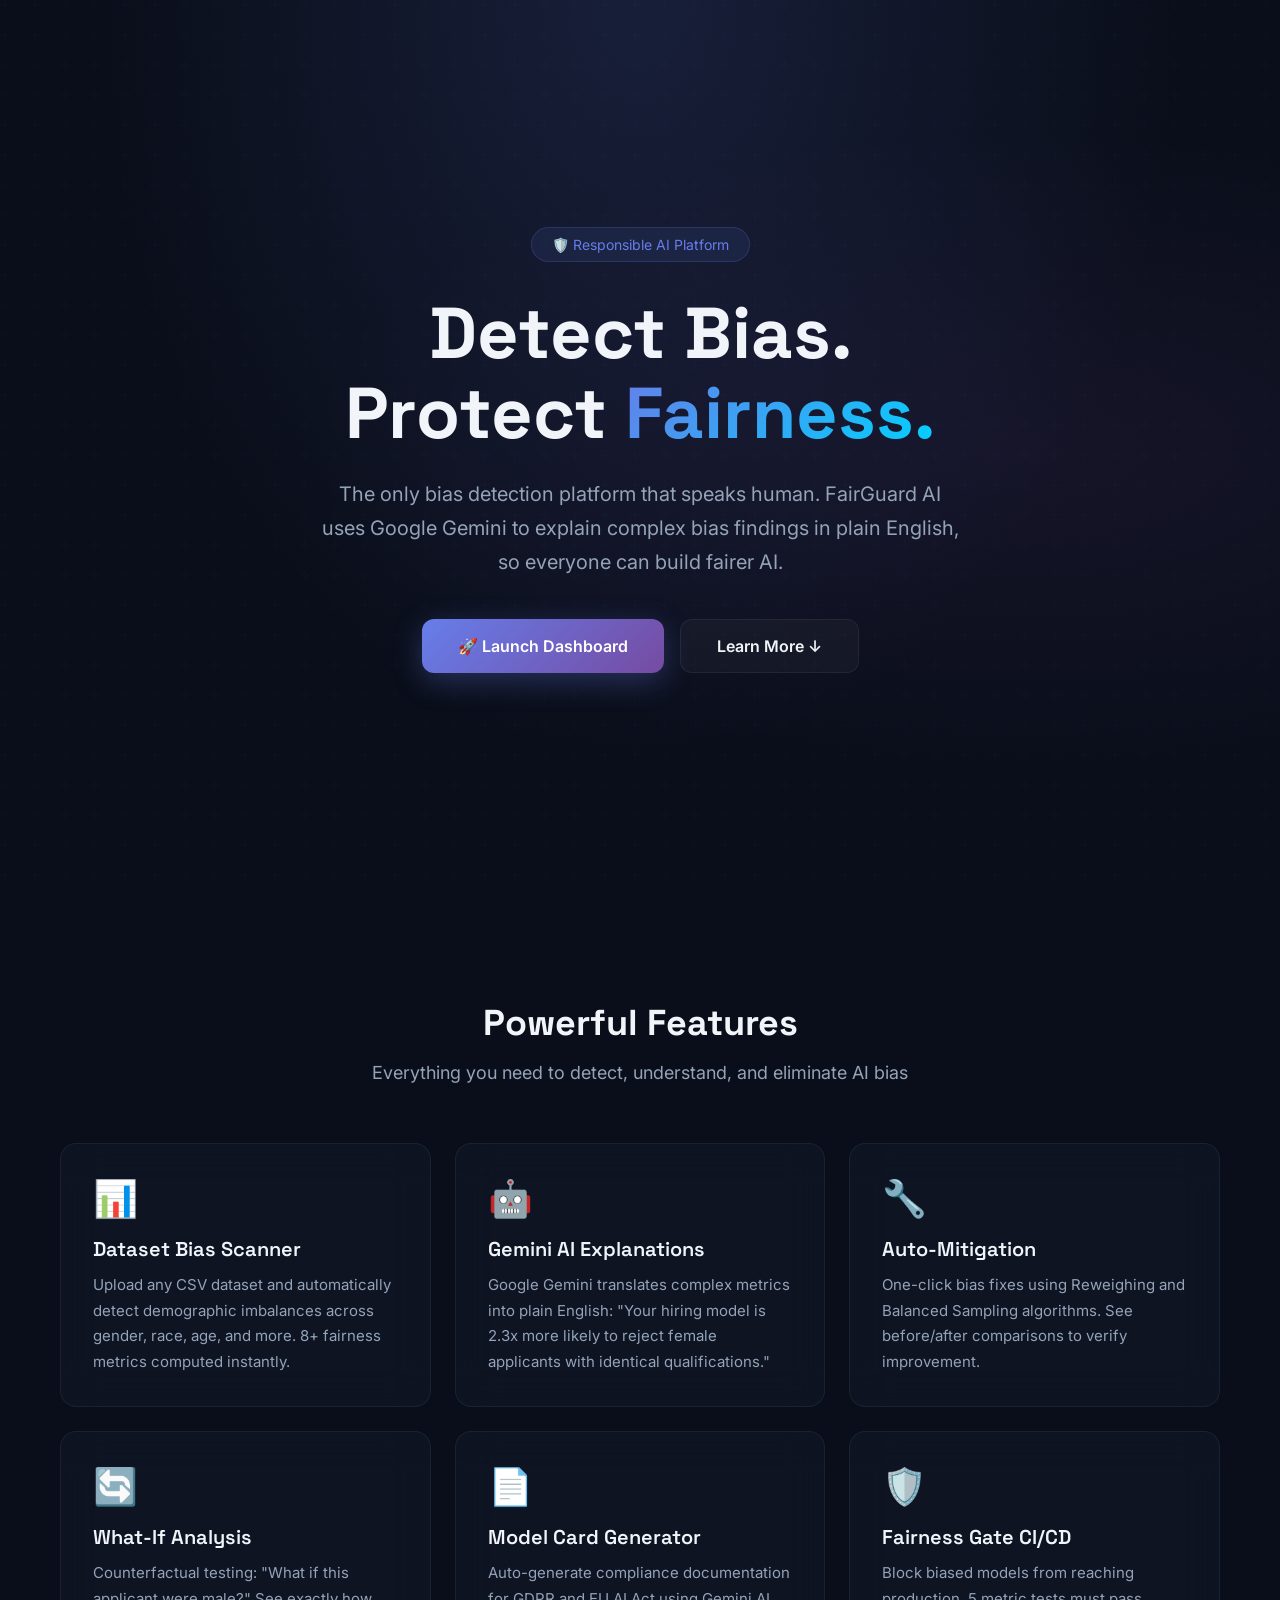
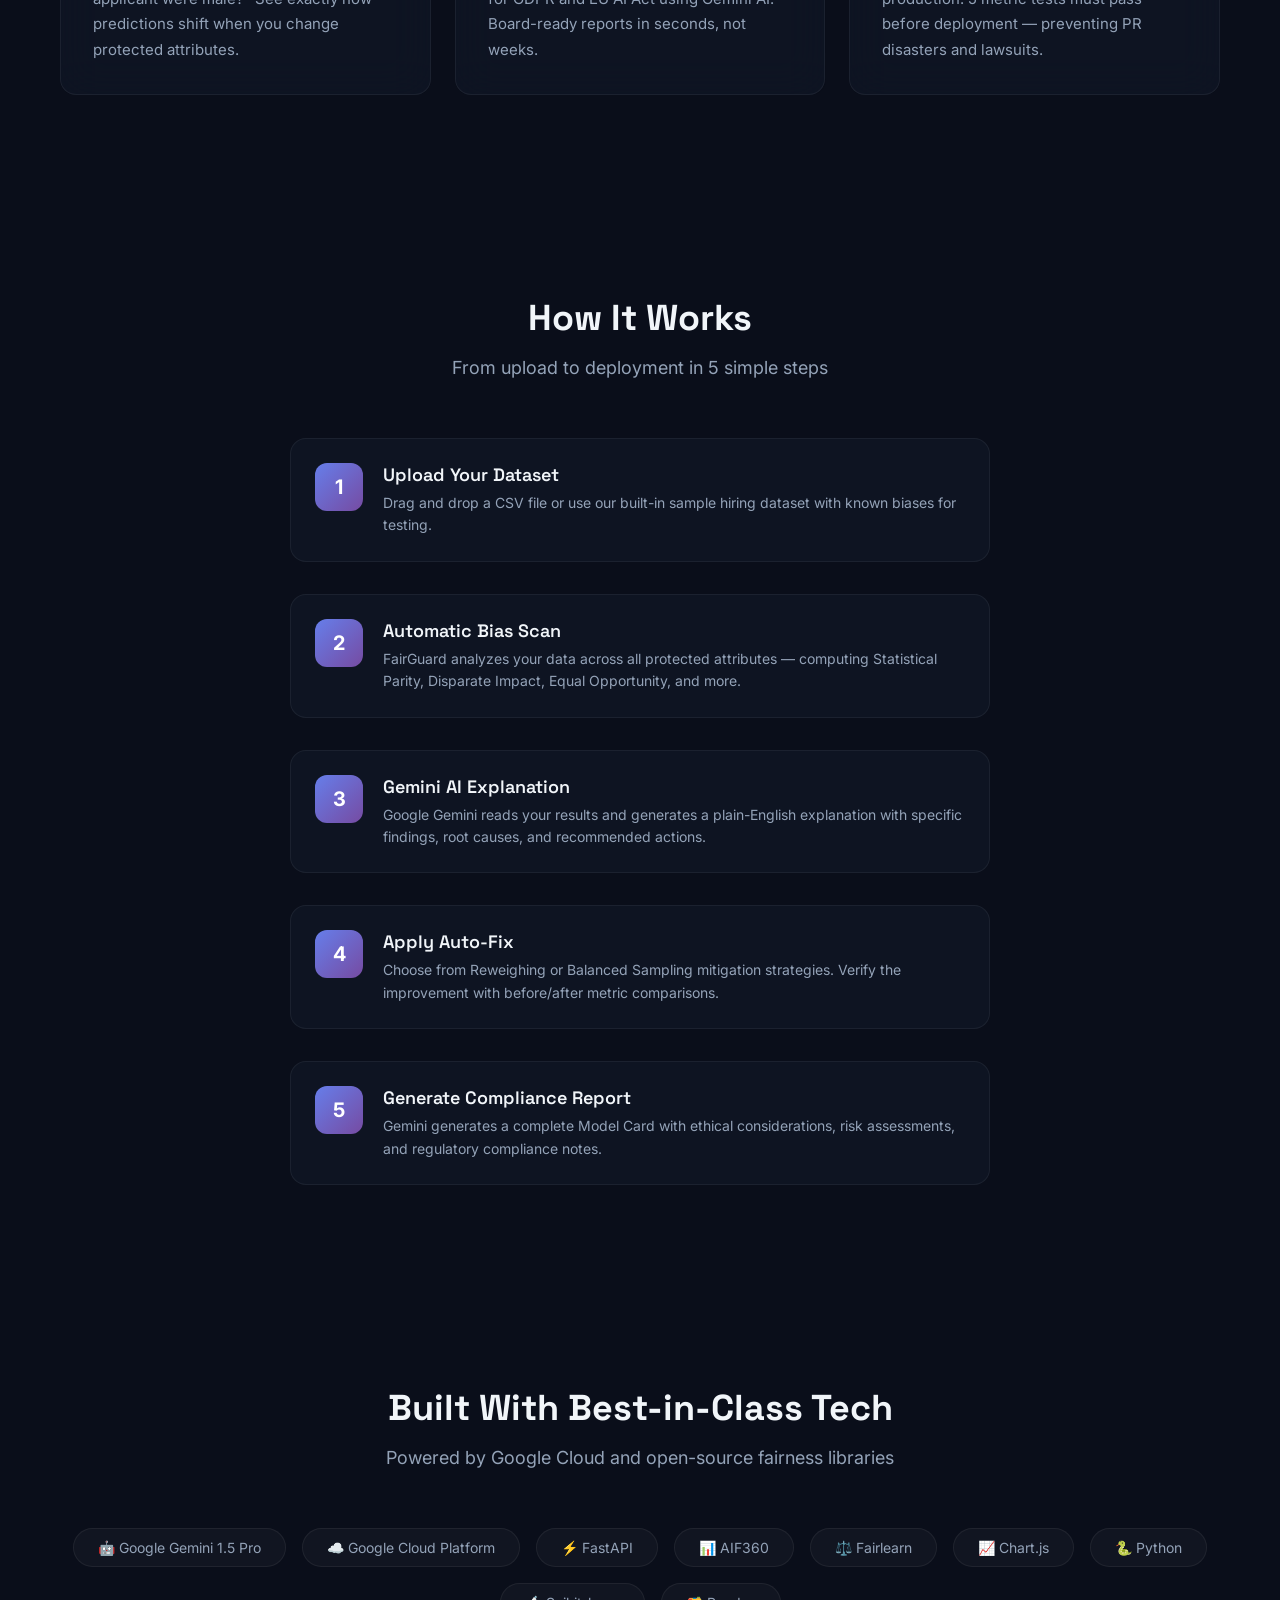
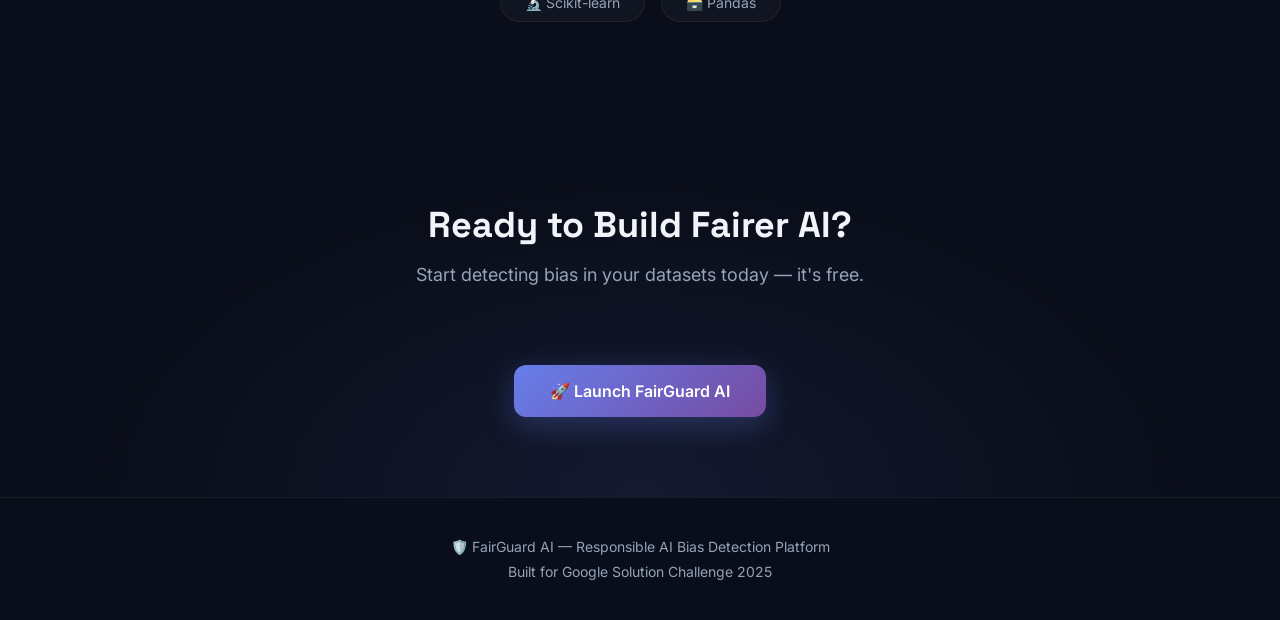
<file: frontend/landing.html>
<!DOCTYPE html>
<html lang="en">
<head>
    <meta charset="UTF-8">
    <meta name="viewport" content="width=device-width, initial-scale=1.0">
    <meta name="description" content="FairGuard AI — The only bias detection platform that speaks human. Detect, understand, and fix hidden bias in your AI systems.">
    <title>FairGuard AI — Responsible AI Bias Detection</title>
    <link href="https://fonts.googleapis.com/css2?family=Inter:wght@300;400;500;600;700;800&family=Space+Grotesk:wght@400;500;600;700&display=swap" rel="stylesheet">
    <style>
        *, *::before, *::after { box-sizing: border-box; margin: 0; padding: 0; }
        :root {
            --bg: #0a0e1a; --card: rgba(17,24,39,0.7); --glass: rgba(255,255,255,0.03);
            --blue: #667eea; --purple: #764ba2; --cyan: #00d2ff; --green: #10b981; --red: #ef4444;
            --text: #f1f5f9; --text2: #94a3b8; --border: rgba(255,255,255,0.06);
        }
        body { font-family: 'Inter', sans-serif; background: var(--bg); color: var(--text); overflow-x: hidden; }
        h1,h2,h3,h4 { font-family: 'Space Grotesk', sans-serif; }

        /* Hero */
        .hero {
            min-height: 100vh; display: flex; flex-direction: column; align-items: center;
            justify-content: center; text-align: center; padding: 60px 20px;
            background: radial-gradient(ellipse at 50% 0%, rgba(102,126,234,0.15) 0%, transparent 60%),
                        radial-gradient(ellipse at 80% 50%, rgba(118,75,162,0.1) 0%, transparent 50%),
                        var(--bg);
            position: relative;
        }
        .hero::before {
            content: ''; position: absolute; top: 0; left: 0; right: 0; bottom: 0;
            background: url("data:image/svg+xml,%3Csvg width='60' height='60' viewBox='0 0 60 60' xmlns='http://www.w3.org/2000/svg'%3E%3Cg fill='none' fill-rule='evenodd'%3E%3Cg fill='%23667eea' fill-opacity='0.03'%3E%3Cpath d='M36 34v-4h-2v4h-4v2h4v4h2v-4h4v-2h-4zm0-30V0h-2v4h-4v2h4v4h2V6h4V4h-4zM6 34v-4H4v4H0v2h4v4h2v-4h4v-2H6zM6 4V0H4v4H0v2h4v4h2V6h4V4H6z'/%3E%3C/g%3E%3C/g%3E%3C/svg%3E");
            opacity: 0.5;
        }
        .hero-badge {
            display: inline-flex; align-items: center; gap: 8px; padding: 8px 20px;
            background: rgba(102,126,234,0.1); border: 1px solid rgba(102,126,234,0.2);
            border-radius: 50px; font-size: 14px; color: var(--blue); margin-bottom: 32px;
            animation: fadeInUp 0.6s ease;
        }
        .hero-title {
            font-size: clamp(40px, 6vw, 72px); font-weight: 800; line-height: 1.1;
            margin-bottom: 24px; animation: fadeInUp 0.6s ease 0.1s both;
        }
        .hero-title .gradient {
            background: linear-gradient(135deg, var(--blue), var(--cyan));
            -webkit-background-clip: text; -webkit-text-fill-color: transparent; background-clip: text;
        }
        .hero-subtitle {
            font-size: clamp(16px, 2vw, 20px); color: var(--text2); max-width: 640px;
            margin-bottom: 40px; line-height: 1.7; animation: fadeInUp 0.6s ease 0.2s both;
        }
        .hero-buttons {
            display: flex; gap: 16px; flex-wrap: wrap; justify-content: center;
            animation: fadeInUp 0.6s ease 0.3s both;
        }
        .btn-hero {
            padding: 16px 36px; border-radius: 12px; font-size: 16px; font-weight: 600;
            cursor: pointer; border: none; transition: all 0.3s ease; text-decoration: none;
            display: inline-flex; align-items: center; gap: 10px;
        }
        .btn-hero.primary {
            background: linear-gradient(135deg, var(--blue), var(--purple)); color: white;
            box-shadow: 0 8px 30px rgba(102,126,234,0.3);
        }
        .btn-hero.primary:hover { transform: translateY(-3px); box-shadow: 0 12px 40px rgba(102,126,234,0.4); }
        .btn-hero.secondary { background: var(--glass); color: var(--text); border: 1px solid var(--border); }
        .btn-hero.secondary:hover { background: rgba(255,255,255,0.06); border-color: var(--blue); }

        /* Features */
        .section { padding: 100px 20px; max-width: 1200px; margin: 0 auto; }
        .section-title { font-size: 36px; text-align: center; margin-bottom: 16px; }
        .section-subtitle { text-align: center; color: var(--text2); font-size: 18px; margin-bottom: 60px; }
        .features-grid { display: grid; grid-template-columns: repeat(auto-fit, minmax(320px, 1fr)); gap: 24px; }
        .feature-card {
            background: var(--card); backdrop-filter: blur(20px); border: 1px solid var(--border);
            border-radius: 16px; padding: 32px; transition: all 0.3s ease;
        }
        .feature-card:hover { border-color: rgba(102,126,234,0.3); transform: translateY(-4px); box-shadow: 0 0 30px rgba(102,126,234,0.1); }
        .feature-icon { font-size: 36px; margin-bottom: 16px; }
        .feature-title { font-size: 20px; font-weight: 600; margin-bottom: 10px; }
        .feature-desc { color: var(--text2); font-size: 15px; line-height: 1.7; }

        /* Process */
        .process-steps { display: flex; flex-direction: column; gap: 32px; max-width: 700px; margin: 0 auto; }
        .step {
            display: flex; gap: 20px; align-items: flex-start; padding: 24px;
            background: var(--card); border: 1px solid var(--border); border-radius: 16px;
        }
        .step-num {
            width: 48px; height: 48px; border-radius: 12px; display: flex; align-items: center;
            justify-content: center; font-weight: 700; font-size: 20px; flex-shrink: 0;
            background: linear-gradient(135deg, var(--blue), var(--purple)); color: white;
        }
        .step-title { font-size: 18px; font-weight: 600; margin-bottom: 6px; }
        .step-desc { color: var(--text2); font-size: 14px; line-height: 1.6; }

        /* Tech Stack */
        .tech-grid { display: flex; flex-wrap: wrap; justify-content: center; gap: 16px; }
        .tech-badge {
            padding: 10px 24px; background: var(--glass); border: 1px solid var(--border);
            border-radius: 50px; font-size: 14px; color: var(--text2); transition: all 0.3s ease;
        }
        .tech-badge:hover { border-color: var(--blue); color: var(--text); background: rgba(102,126,234,0.1); }

        /* CTA */
        .cta {
            text-align: center; padding: 80px 20px;
            background: radial-gradient(ellipse at 50% 100%, rgba(102,126,234,0.1) 0%, transparent 60%);
        }

        /* Footer */
        .footer { text-align: center; padding: 40px 20px; color: var(--text2); font-size: 14px; border-top: 1px solid var(--border); }

        @keyframes fadeInUp { from { opacity: 0; transform: translateY(20px); } to { opacity: 1; transform: translateY(0); } }
        @media (max-width: 768px) { .features-grid { grid-template-columns: 1fr; } .hero-buttons { flex-direction: column; align-items: center; } }
    </style>
</head>
<body>
    <section class="hero">
        <div class="hero-badge">🛡️ Responsible AI Platform</div>
        <h1 class="hero-title">Detect Bias.<br>Protect <span class="gradient">Fairness.</span></h1>
        <p class="hero-subtitle">The only bias detection platform that speaks human. FairGuard AI uses Google Gemini to explain complex bias findings in plain English, so everyone can build fairer AI.</p>
        <div class="hero-buttons">
            <a href="/" class="btn-hero primary">🚀 Launch Dashboard</a>
            <a href="#features" class="btn-hero secondary">Learn More ↓</a>
        </div>
    </section>

    <section class="section" id="features">
        <h2 class="section-title">Powerful Features</h2>
        <p class="section-subtitle">Everything you need to detect, understand, and eliminate AI bias</p>
        <div class="features-grid">
            <div class="feature-card"><div class="feature-icon">📊</div><h3 class="feature-title">Dataset Bias Scanner</h3><p class="feature-desc">Upload any CSV dataset and automatically detect demographic imbalances across gender, race, age, and more. 8+ fairness metrics computed instantly.</p></div>
            <div class="feature-card"><div class="feature-icon">🤖</div><h3 class="feature-title">Gemini AI Explanations</h3><p class="feature-desc">Google Gemini translates complex metrics into plain English: "Your hiring model is 2.3x more likely to reject female applicants with identical qualifications."</p></div>
            <div class="feature-card"><div class="feature-icon">🔧</div><h3 class="feature-title">Auto-Mitigation</h3><p class="feature-desc">One-click bias fixes using Reweighing and Balanced Sampling algorithms. See before/after comparisons to verify improvement.</p></div>
            <div class="feature-card"><div class="feature-icon">🔄</div><h3 class="feature-title">What-If Analysis</h3><p class="feature-desc">Counterfactual testing: "What if this applicant were male?" See exactly how predictions shift when you change protected attributes.</p></div>
            <div class="feature-card"><div class="feature-icon">📄</div><h3 class="feature-title">Model Card Generator</h3><p class="feature-desc">Auto-generate compliance documentation for GDPR and EU AI Act using Gemini AI. Board-ready reports in seconds, not weeks.</p></div>
            <div class="feature-card"><div class="feature-icon">🛡️</div><h3 class="feature-title">Fairness Gate CI/CD</h3><p class="feature-desc">Block biased models from reaching production. 5 metric tests must pass before deployment — preventing PR disasters and lawsuits.</p></div>
        </div>
    </section>

    <section class="section" id="process">
        <h2 class="section-title">How It Works</h2>
        <p class="section-subtitle">From upload to deployment in 5 simple steps</p>
        <div class="process-steps">
            <div class="step"><div class="step-num">1</div><div><h3 class="step-title">Upload Your Dataset</h3><p class="step-desc">Drag and drop a CSV file or use our built-in sample hiring dataset with known biases for testing.</p></div></div>
            <div class="step"><div class="step-num">2</div><div><h3 class="step-title">Automatic Bias Scan</h3><p class="step-desc">FairGuard analyzes your data across all protected attributes — computing Statistical Parity, Disparate Impact, Equal Opportunity, and more.</p></div></div>
            <div class="step"><div class="step-num">3</div><div><h3 class="step-title">Gemini AI Explanation</h3><p class="step-desc">Google Gemini reads your results and generates a plain-English explanation with specific findings, root causes, and recommended actions.</p></div></div>
            <div class="step"><div class="step-num">4</div><div><h3 class="step-title">Apply Auto-Fix</h3><p class="step-desc">Choose from Reweighing or Balanced Sampling mitigation strategies. Verify the improvement with before/after metric comparisons.</p></div></div>
            <div class="step"><div class="step-num">5</div><div><h3 class="step-title">Generate Compliance Report</h3><p class="step-desc">Gemini generates a complete Model Card with ethical considerations, risk assessments, and regulatory compliance notes.</p></div></div>
        </div>
    </section>

    <section class="section" id="tech">
        <h2 class="section-title">Built With Best-in-Class Tech</h2>
        <p class="section-subtitle">Powered by Google Cloud and open-source fairness libraries</p>
        <div class="tech-grid">
            <span class="tech-badge">🤖 Google Gemini 1.5 Pro</span>
            <span class="tech-badge">☁️ Google Cloud Platform</span>
            <span class="tech-badge">⚡ FastAPI</span>
            <span class="tech-badge">📊 AIF360</span>
            <span class="tech-badge">⚖️ Fairlearn</span>
            <span class="tech-badge">📈 Chart.js</span>
            <span class="tech-badge">🐍 Python</span>
            <span class="tech-badge">🔬 Scikit-learn</span>
            <span class="tech-badge">🗃️ Pandas</span>
        </div>
    </section>

    <section class="cta">
        <h2 class="section-title">Ready to Build Fairer AI?</h2>
        <p class="section-subtitle">Start detecting bias in your datasets today — it's free.</p>
        <a href="/" class="btn-hero primary" style="margin-top:20px">🚀 Launch FairGuard AI</a>
    </section>

    <footer class="footer">
        <p>🛡️ FairGuard AI — Responsible AI Bias Detection Platform</p>
        <p style="margin-top:8px">Built for Google Solution Challenge 2025</p>
    </footer>
</body>
</html>
</file>
